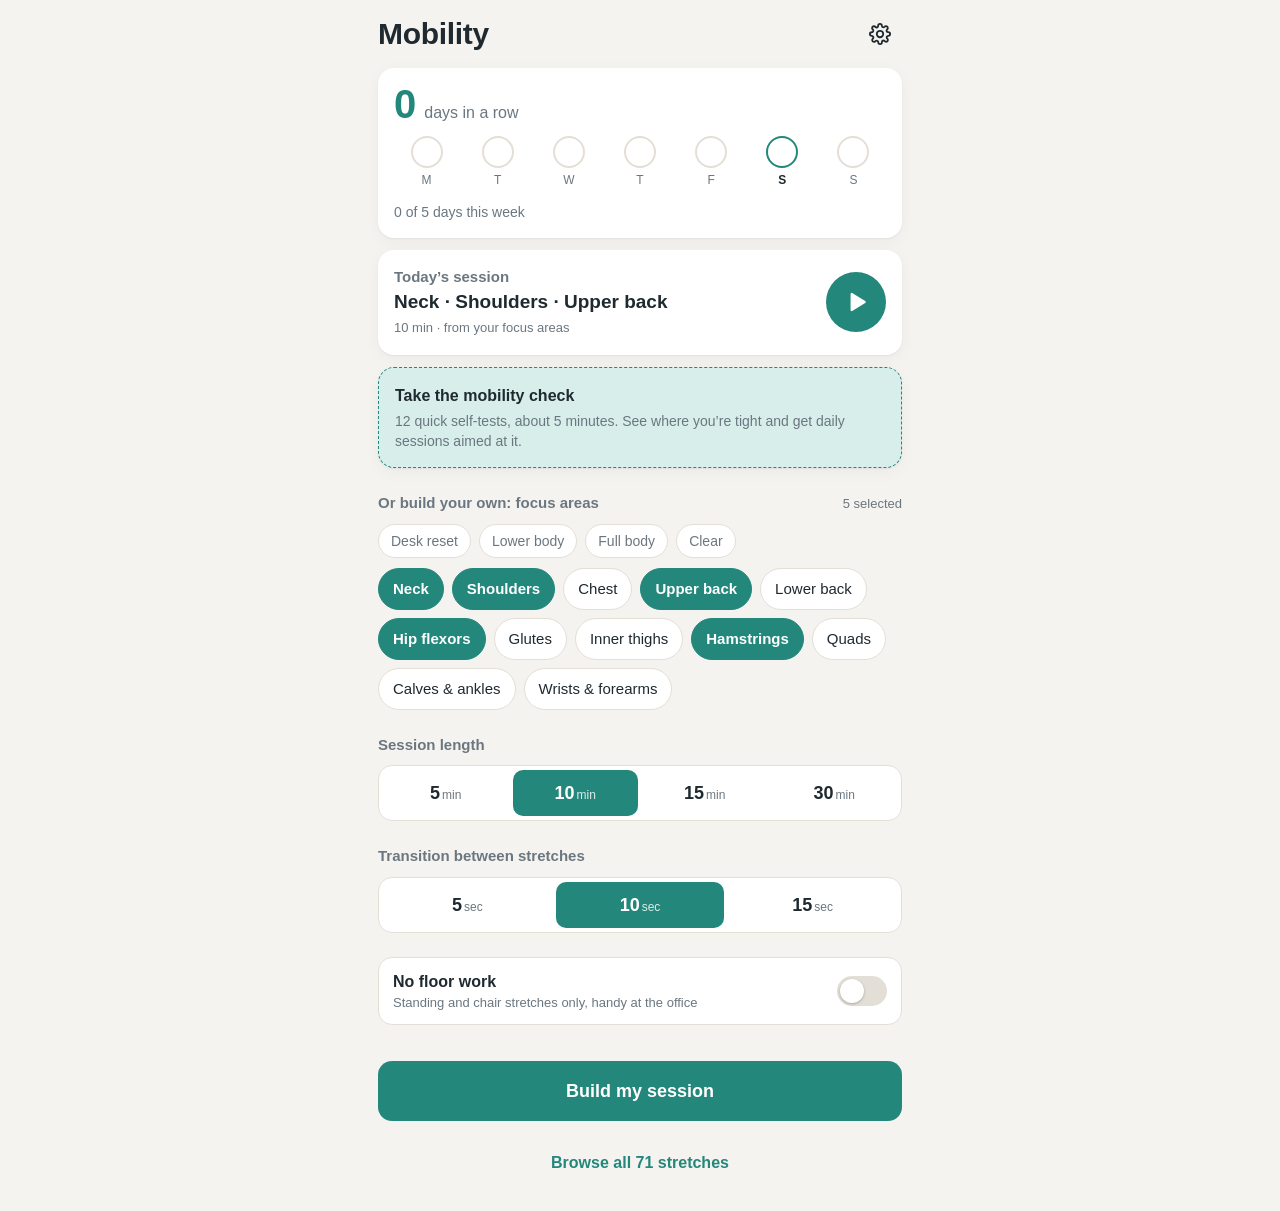
<file: index.html>
<!doctype html>
<html lang="en-AU">
<head>
  <meta charset="utf-8">
  <meta name="viewport" content="width=device-width, initial-scale=1, viewport-fit=cover">
  <meta name="theme-color" content="#f5f3ef" media="(prefers-color-scheme: light)">
  <meta name="theme-color" content="#111416" media="(prefers-color-scheme: dark)">
  <meta name="apple-mobile-web-app-capable" content="yes">
  <meta name="mobile-web-app-capable" content="yes">
  <meta name="apple-mobile-web-app-status-bar-style" content="default">
  <meta name="apple-mobile-web-app-title" content="Mobility">
  <title>Mobility</title>
  <link rel="manifest" href="manifest.webmanifest">
  <link rel="icon" href="icons/icon.svg" type="image/svg+xml">
  <link rel="apple-touch-icon" href="icons/icon-180.png">
  <link rel="stylesheet" href="css/style.css">
</head>
<body>
  <main id="app"></main>
  <noscript>Mobility needs JavaScript turned on.</noscript>
  <script src="js/exercises.js"></script>
  <script src="js/check.js"></script>
  <script src="js/figure.js"></script>
  <script src="js/planner.js"></script>
  <script src="js/app.js"></script>
</body>
</html>
</file>
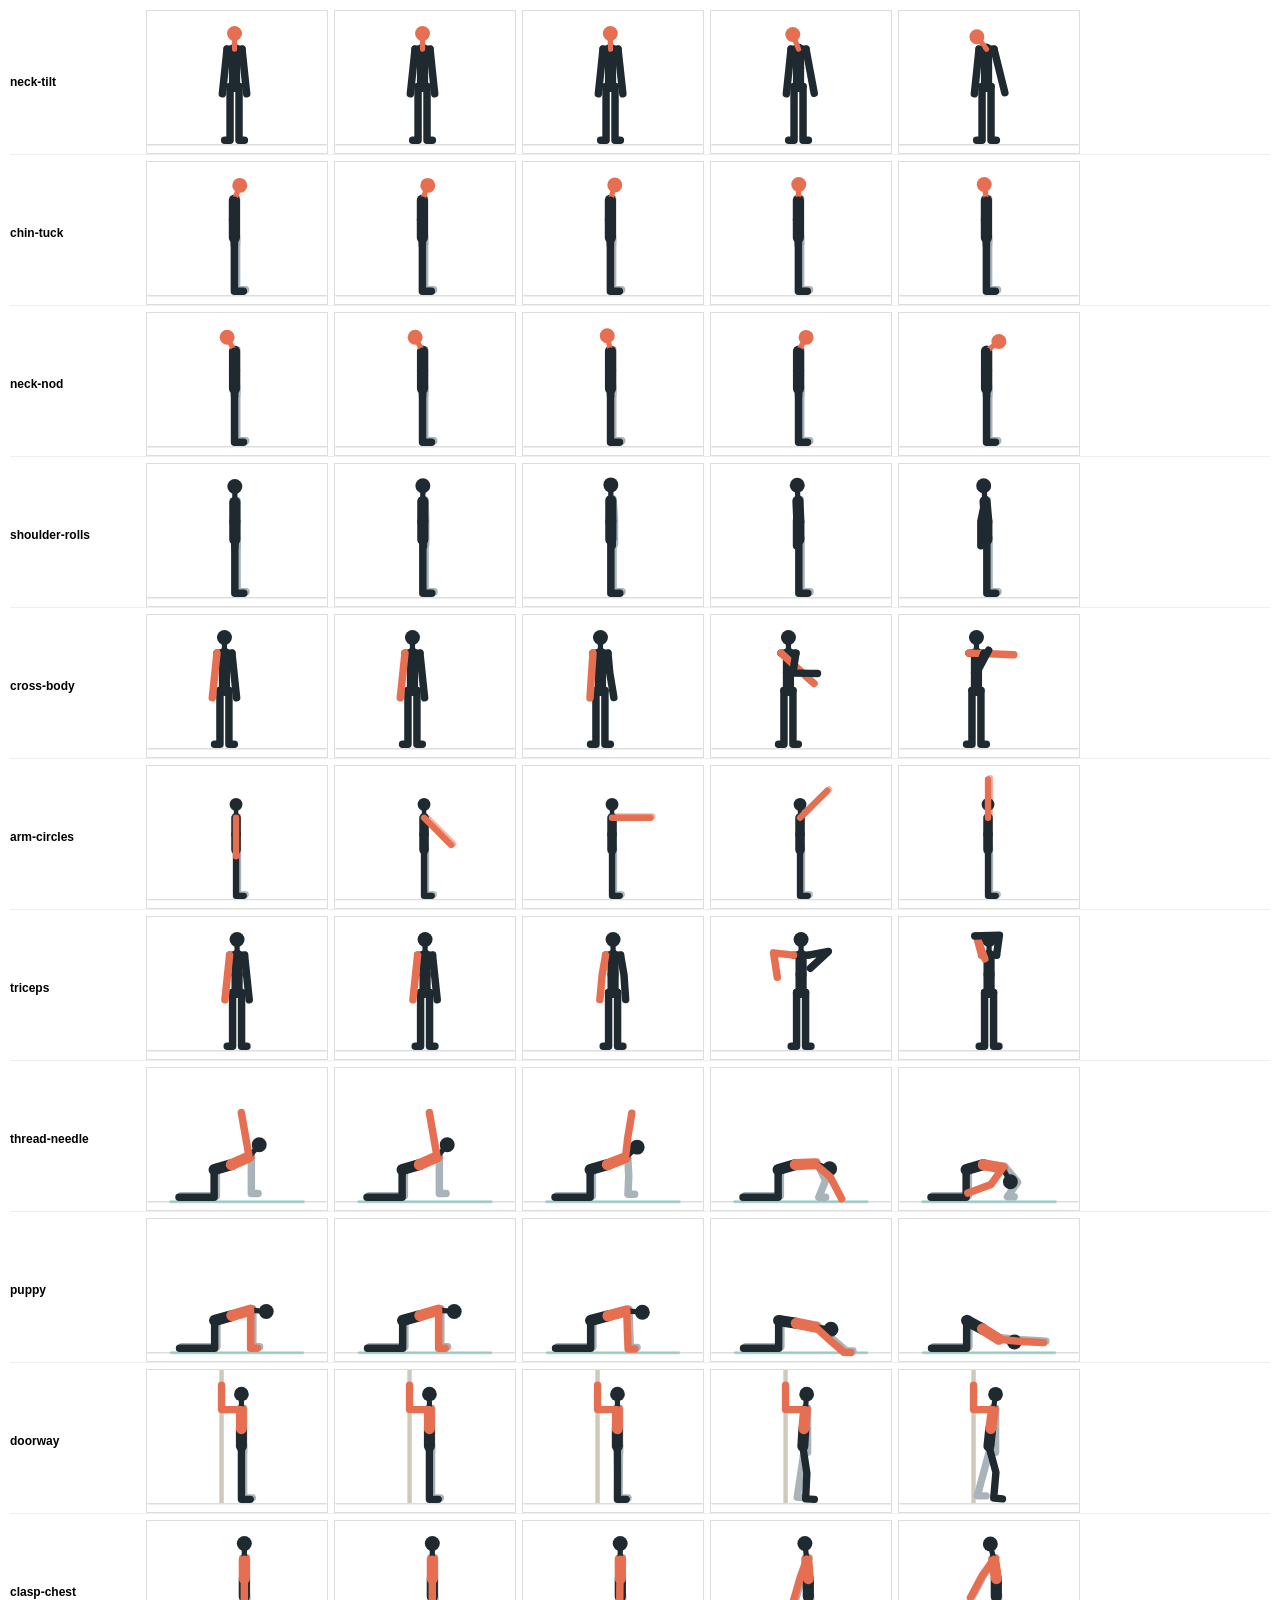
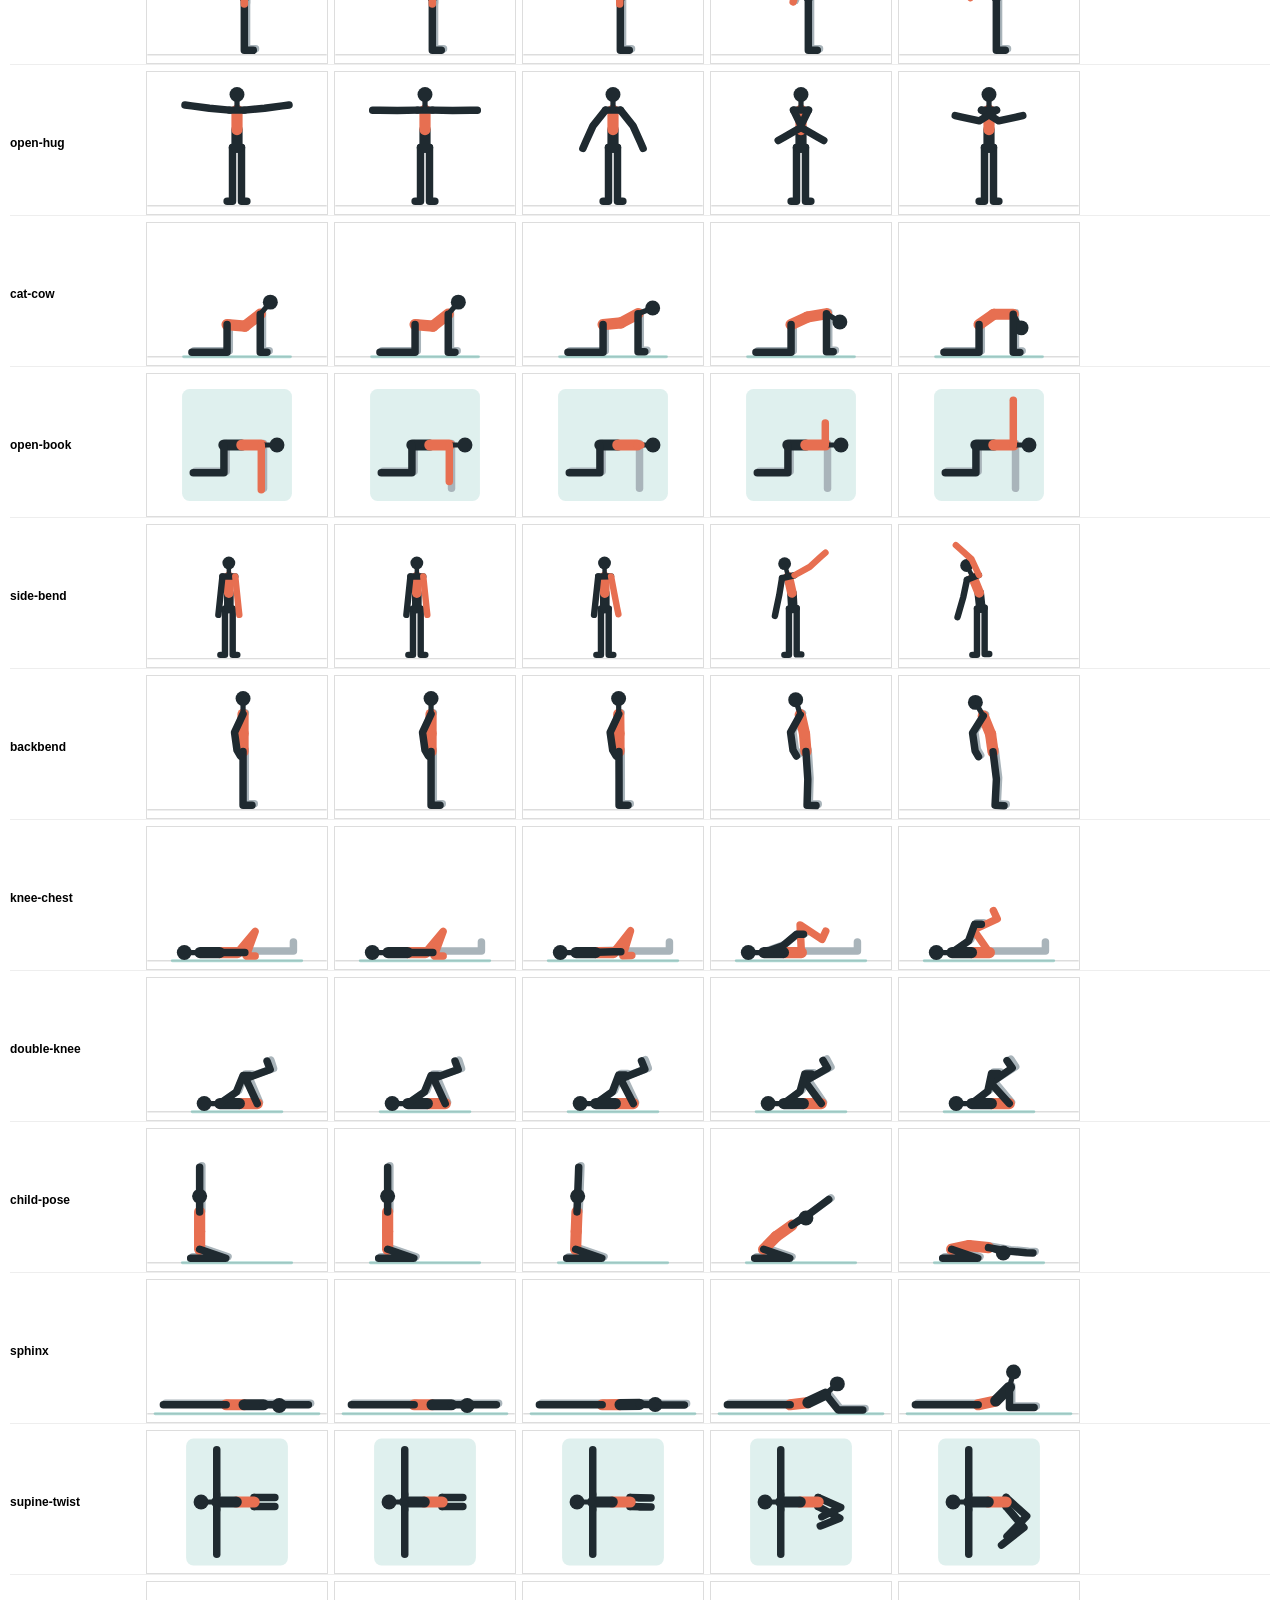
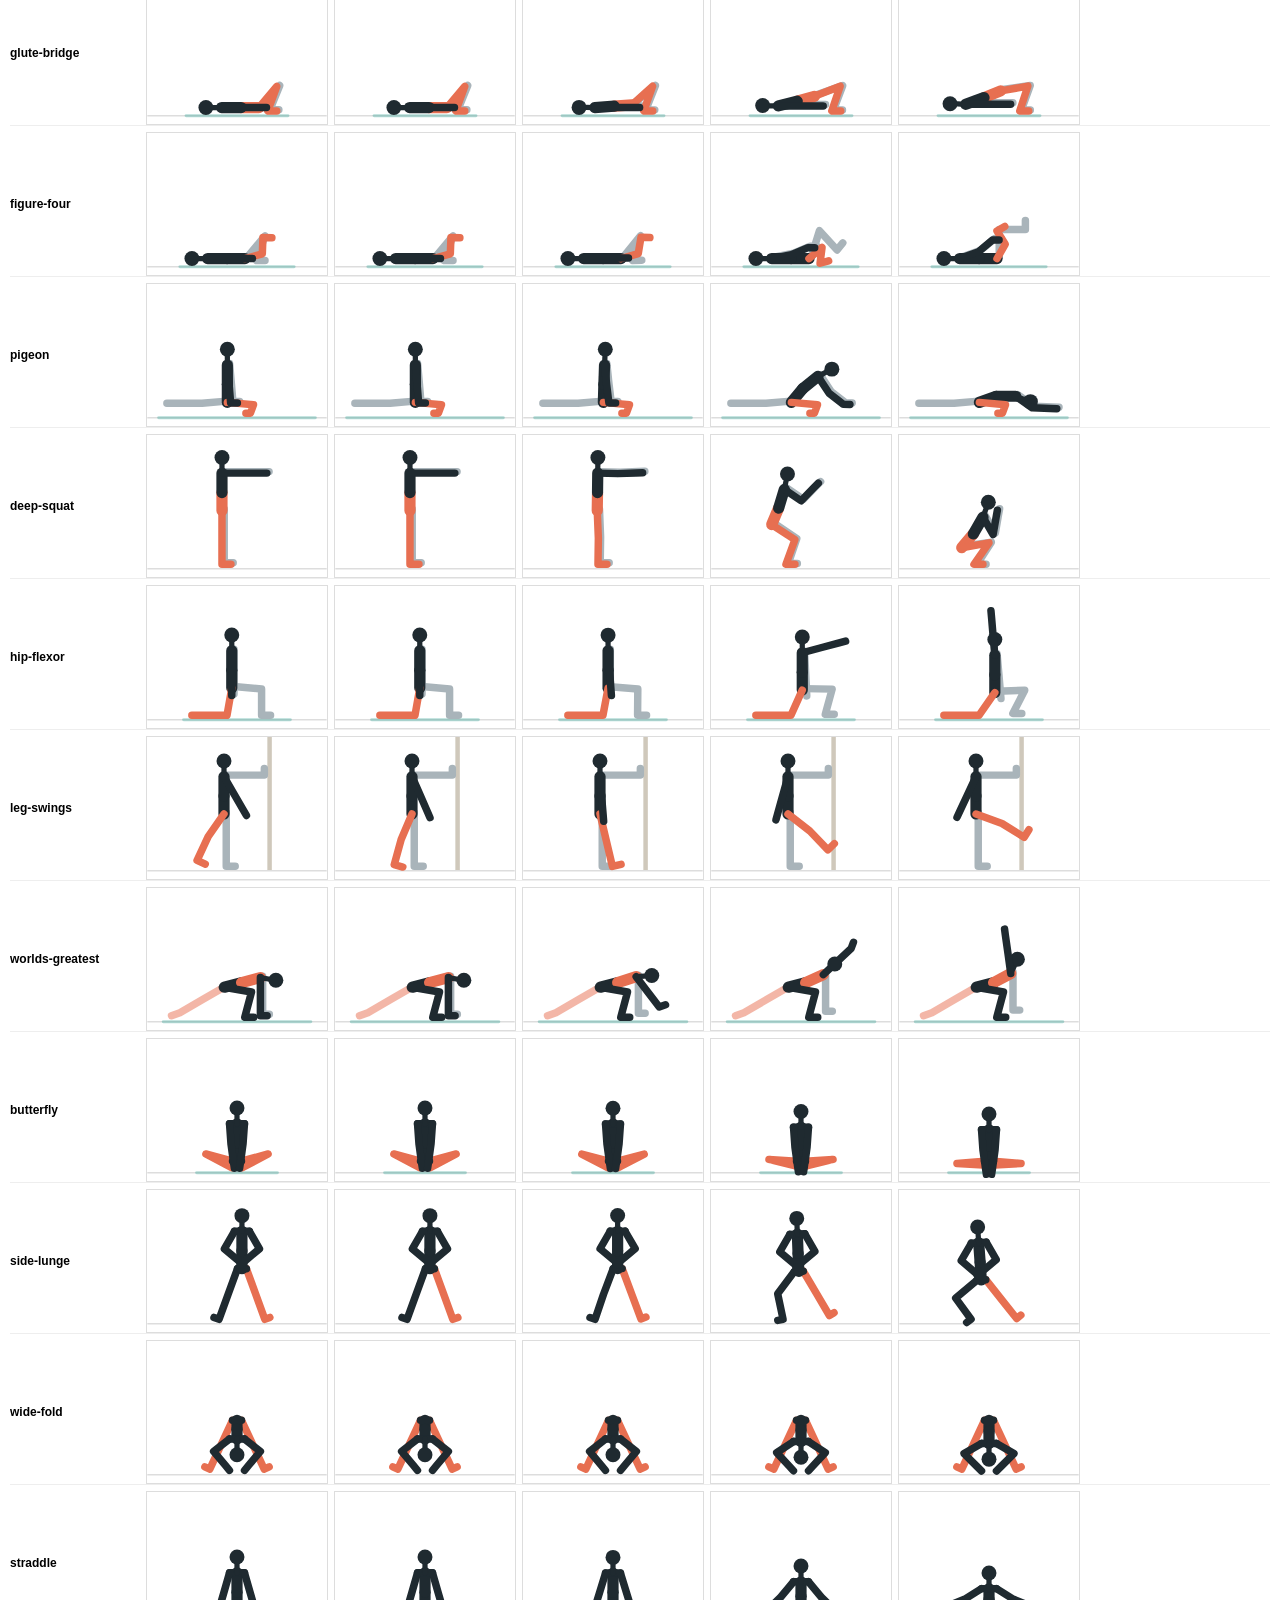
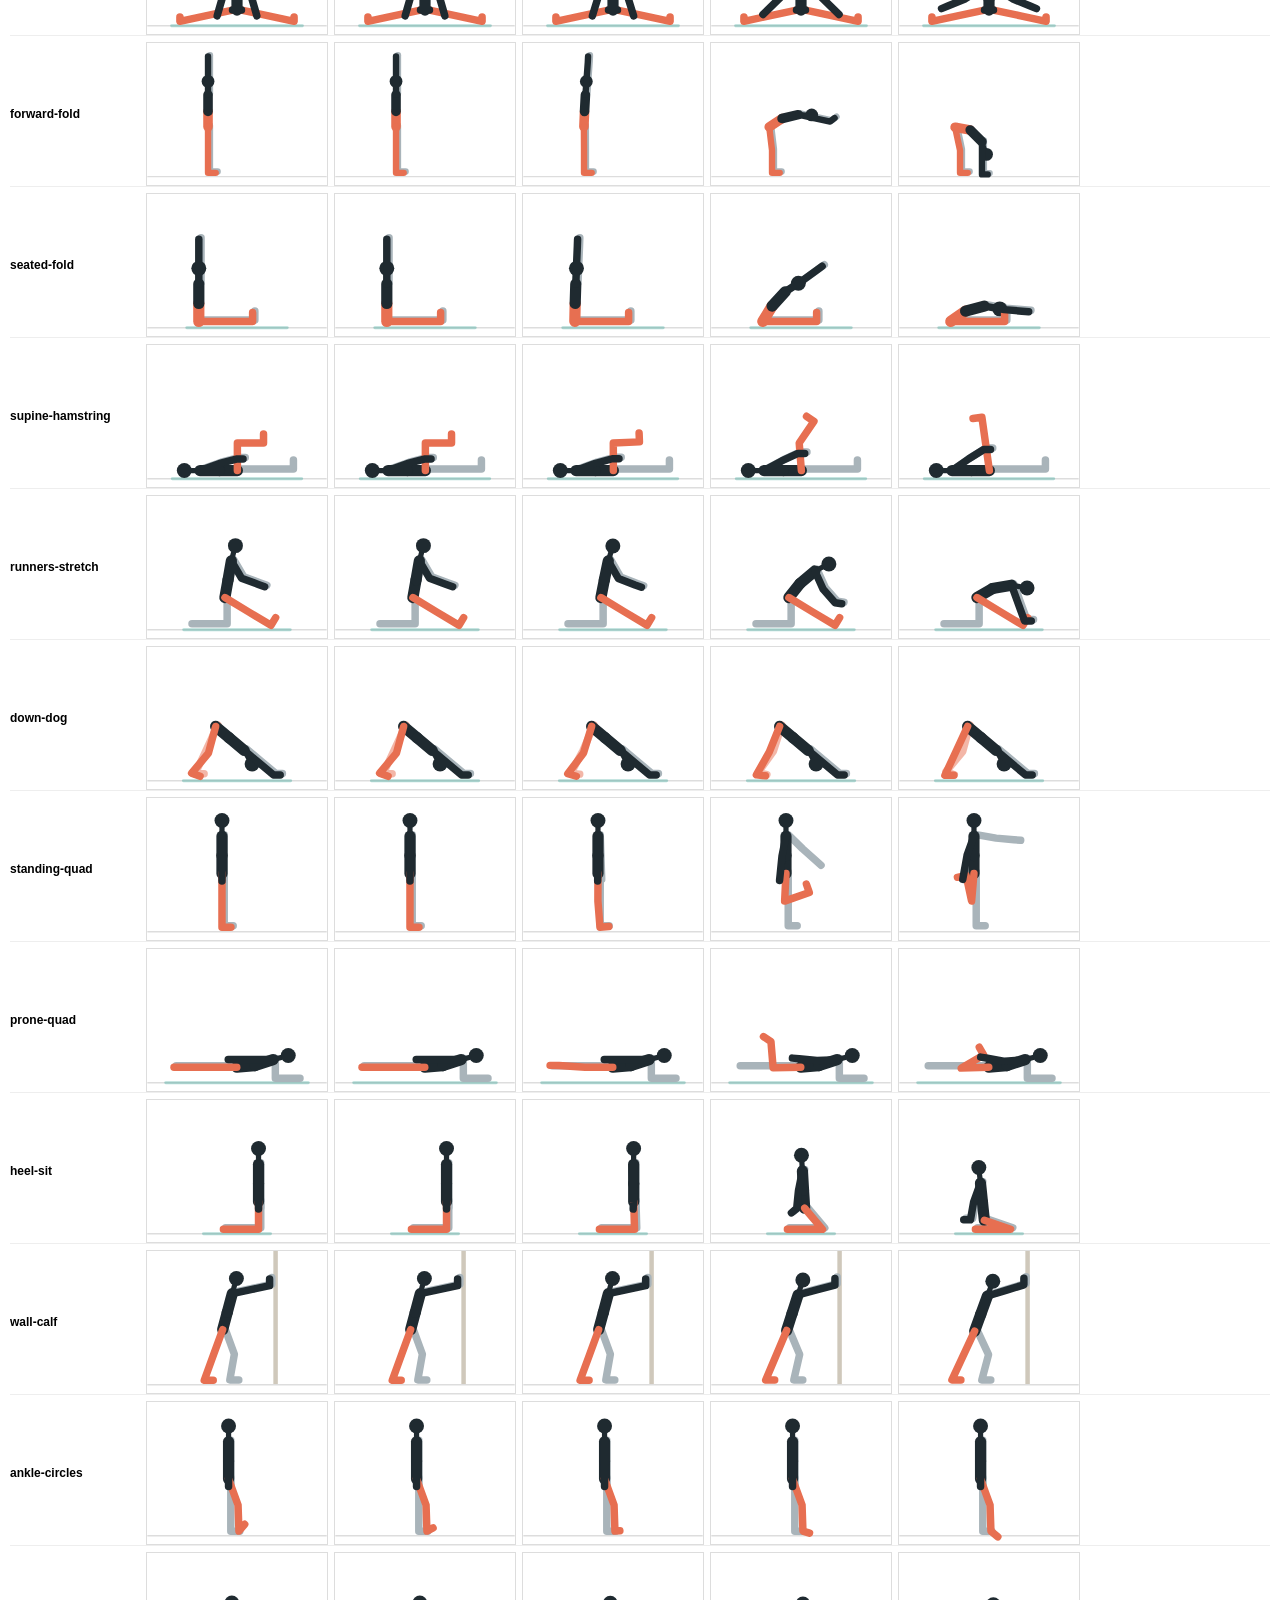
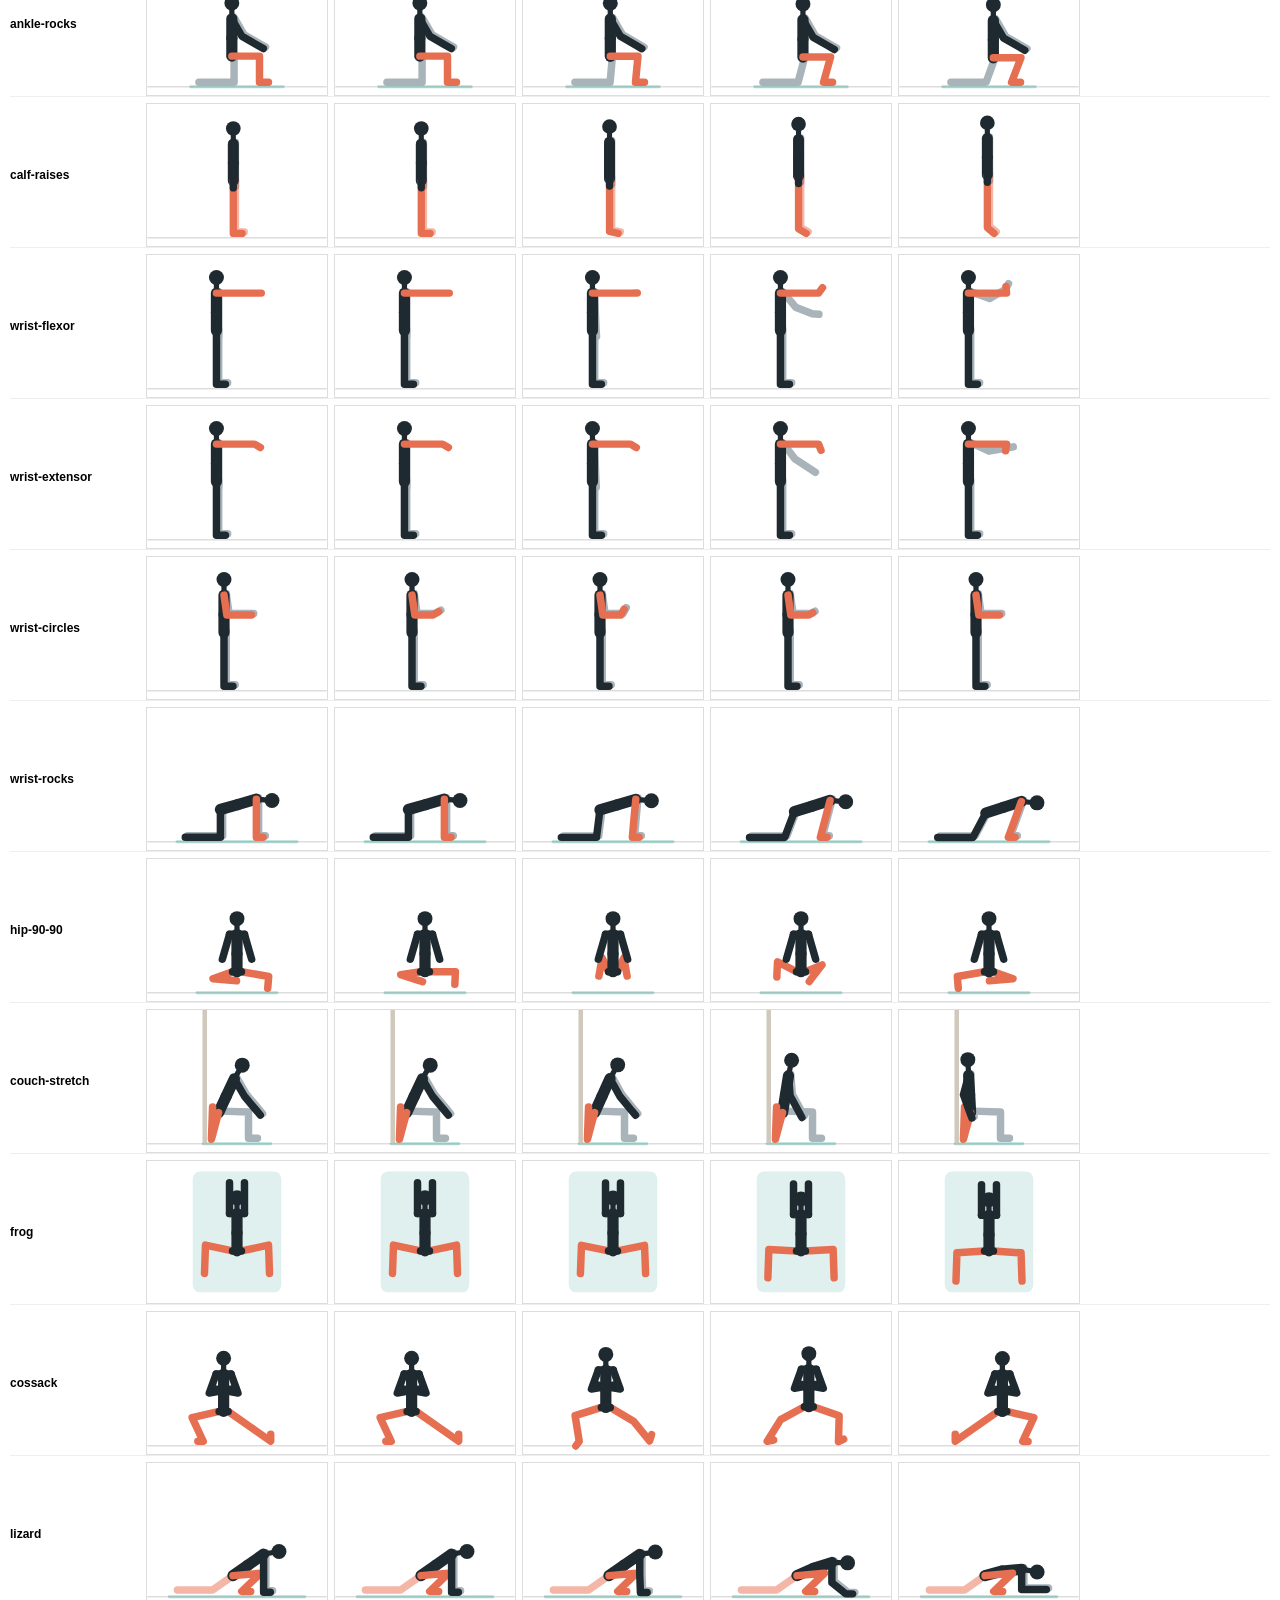
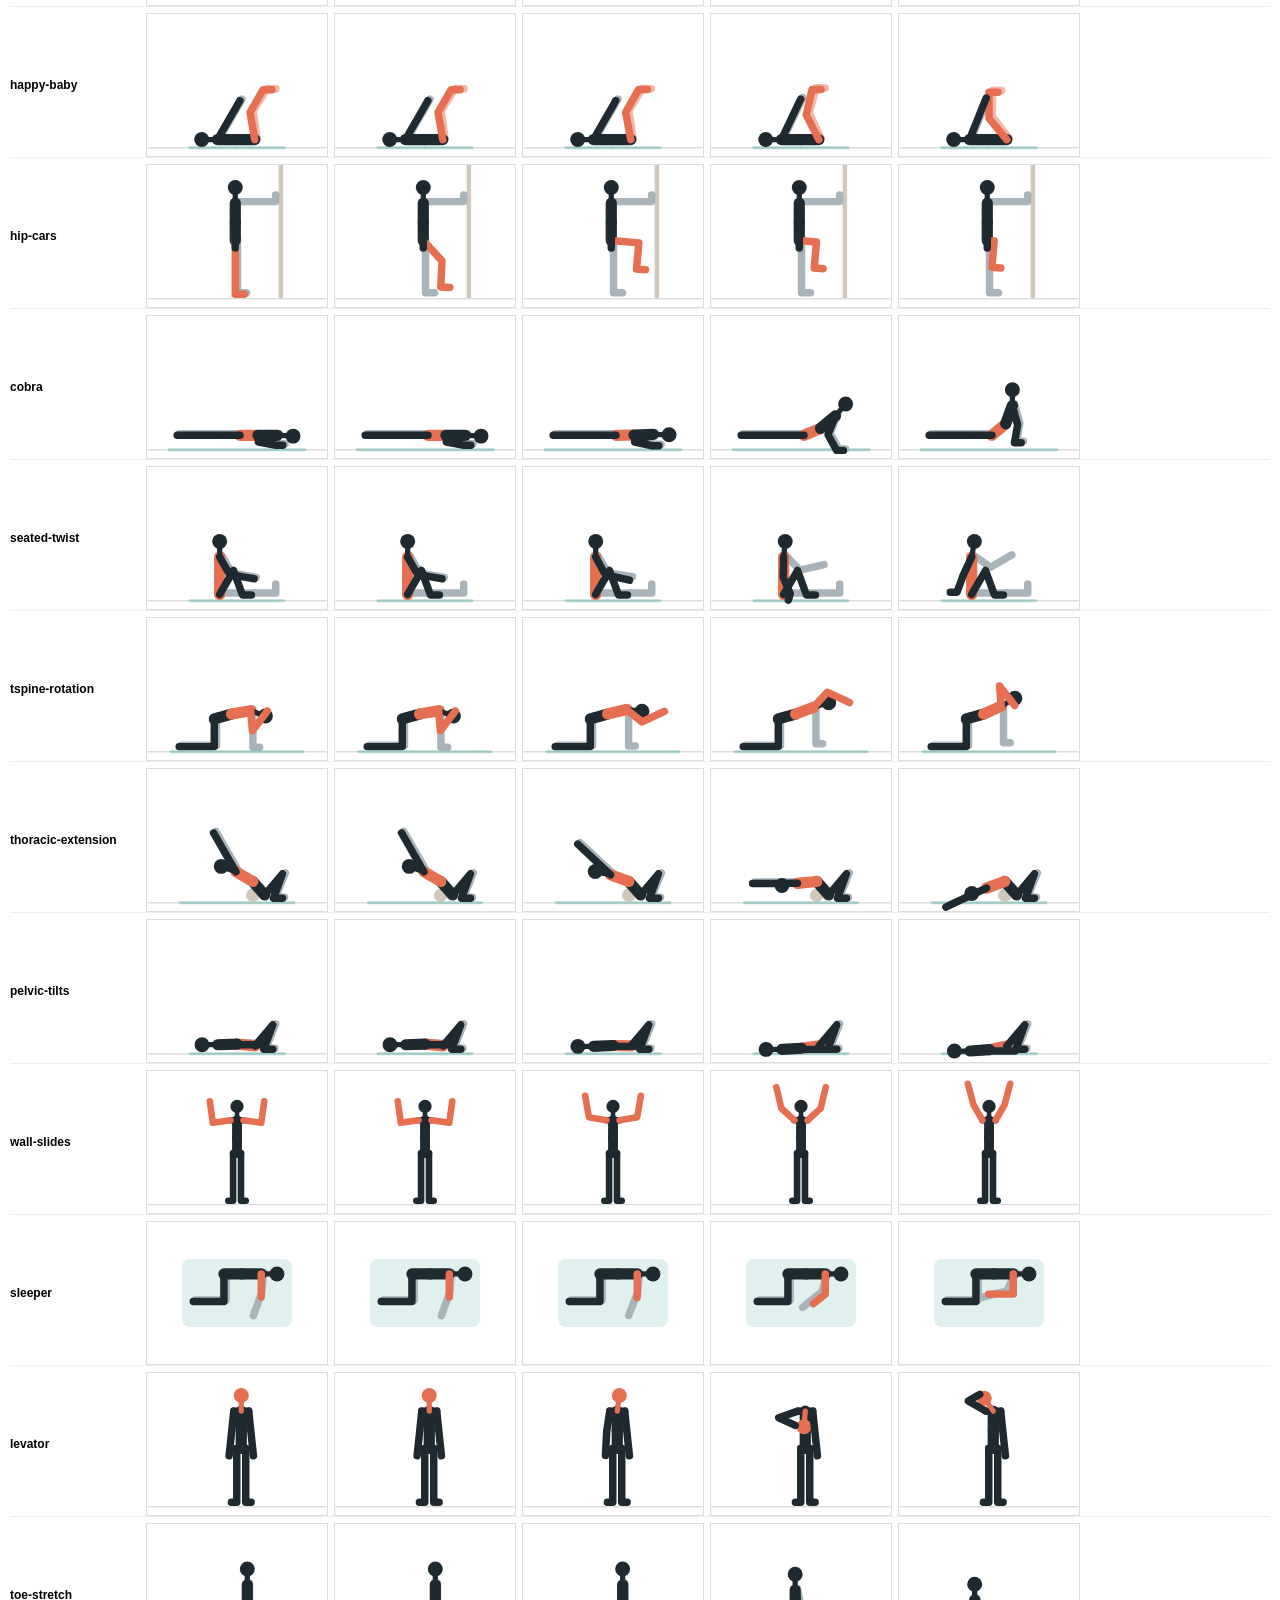
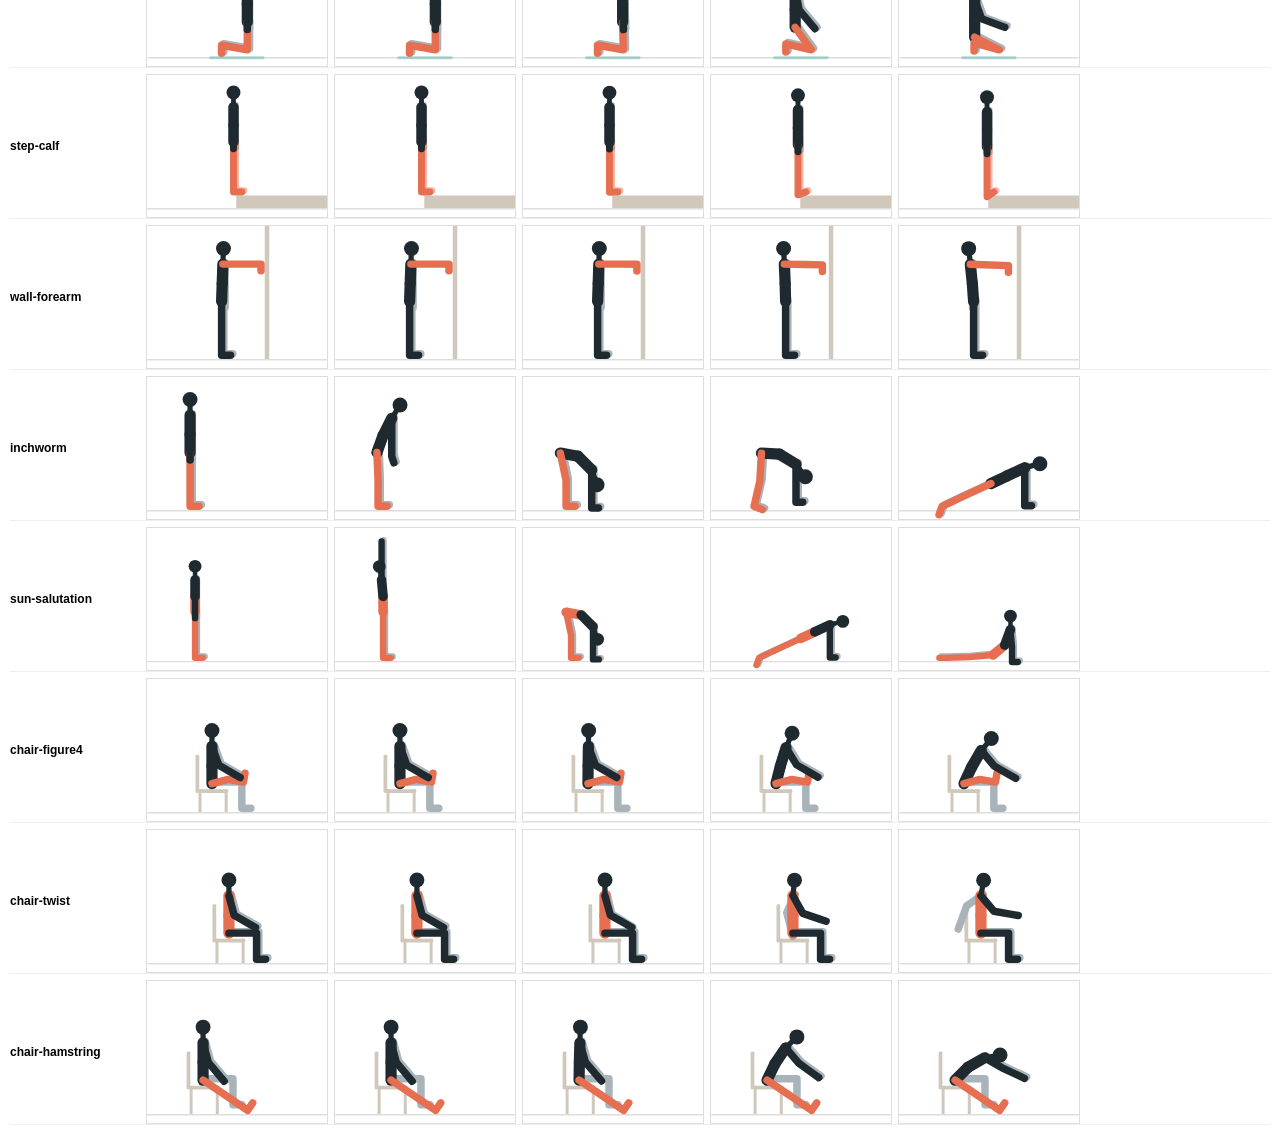
<file: scripts/contact-sheet.html>
<!doctype html>
<html><head><meta charset="utf-8">
<style>
 body{font:12px -apple-system,sans-serif;margin:10px;background:#fff}
 .row{display:flex;gap:6px;align-items:center;margin-bottom:6px;border-bottom:1px solid #eee}
 .row b{width:130px}
 .cell{width:180px;height:142px;border:1px solid #ddd}
 .cell svg{width:100%;height:100%}
 .fig-part{fill:none;stroke-linecap:round;stroke-linejoin:round}
 .fig-ink{stroke:#1f2a30}.fig-hi{stroke:#e76f51}.fig-ink.fig-far{stroke:#a9b4ba}.fig-hi.fig-far{opacity:.5}
 .fig-ink-fill{fill:#1f2a30}.fig-hi-fill{fill:#e76f51}
 .fig-ground{stroke:#ddd;stroke-width:2}.fig-mat{fill:#2a9d8f;opacity:.35}.fig-mat-top{fill:#2a9d8f;opacity:.15}.fig-wall{fill:#cfc8bb}
</style></head><body>
<div id="out"></div>
<script src="../js/exercises.js"></script>
<script src="../js/figure.js"></script>
<script>
const {EXERCISES, Figure} = window.Mobility;
const only = new URLSearchParams(location.search).get('only');
const list = only ? EXERCISES.filter(e => only.split(',').includes(e.id)) : EXERCISES;
for (const ex of list) {
  const row = document.createElement('div'); row.className='row';
  row.innerHTML = '<b>'+ex.id+'</b>';
  const cyc = ex.fig.cycle || 4;
  for (const f of [0, 0.125, 0.25, 0.375, 0.5]) {
    const c = document.createElement('div'); c.className='cell'; row.appendChild(c);
    Figure.mount(c, ex, {at: f*cyc});
  }
  document.getElementById('out').appendChild(row);
}
</script></body></html>
</file>
<file: css/style.css>
:root {
  --bg: #f5f3ef;
  --card: #ffffff;
  --ink: #1f2a30;
  --muted: #6b7780;
  --line: #e4dfd6;
  --accent: #23877b;
  --accent-soft: #d8eeea;
  --on-accent: #ffffff;
  --hi: #e2643f;
  --far: #a9b4ba;
  --prep: #c98a1b;
  --wall: #d3cabb;
  --danger: #c0392b;
  --radius: 16px;
  --shadow: 0 1px 2px rgba(0, 0, 0, 0.05), 0 4px 16px rgba(0, 0, 0, 0.04);
  color-scheme: light dark;
}

@media (prefers-color-scheme: dark) {
  :root {
    --bg: #111416;
    --card: #1b2023;
    --ink: #e9edef;
    --muted: #93a0a8;
    --line: #2b3236;
    --accent: #3fb8a7;
    --accent-soft: #1d3a36;
    --on-accent: #08201c;
    --hi: #f2875f;
    --far: #56636a;
    --prep: #e7b04a;
    --wall: #3a4246;
    --shadow: none;
  }
}

* { box-sizing: border-box; }

html { -webkit-text-size-adjust: 100%; }

body {
  margin: 0;
  background: var(--bg);
  color: var(--ink);
  font: 16px/1.45 -apple-system, BlinkMacSystemFont, 'Segoe UI', Roboto, sans-serif;
  -webkit-tap-highlight-color: transparent;
}

body.locked { overflow: hidden; }

button {
  font: inherit;
  color: inherit;
  background: none;
  border: 0;
  padding: 0;
  cursor: pointer;
}

button:disabled { opacity: 0.4; cursor: default; }

button:focus-visible, a:focus-visible, input:focus-visible + .switch-text {
  outline: 3px solid var(--accent);
  outline-offset: 2px;
}

svg { display: block; }

h1, h2, h3, p { margin: 0; }

.screen {
  max-width: 560px;
  margin: 0 auto;
  padding: calc(env(safe-area-inset-top) + 8px) 18px calc(env(safe-area-inset-bottom) + 28px);
}

.muted { color: var(--muted); }
.center { text-align: center; }
.small { font-size: 13px; margin-top: 24px; }

/* ---------- top bar ---------- */
.bar {
  display: flex;
  align-items: center;
  justify-content: space-between;
  min-height: 52px;
  margin-bottom: 8px;
}

.bar h1 { font-size: 22px; letter-spacing: -0.01em; }
.home .bar h1 { font-size: 30px; }

.icon {
  width: 44px;
  height: 44px;
  display: grid;
  place-items: center;
  border-radius: 50%;
  flex-shrink: 0;
}

.icon:active { background: var(--line); }
.icon-spacer { width: 44px; }

.icon svg, .primary svg, .secondary svg, .video svg {
  width: 22px;
  height: 22px;
  fill: none;
  stroke: currentColor;
  stroke-width: 2;
  stroke-linecap: round;
  stroke-linejoin: round;
}

svg.solid { fill: currentColor !important; stroke: none !important; }

/* ---------- cards & blocks ---------- */
.card {
  background: var(--card);
  border-radius: var(--radius);
  box-shadow: var(--shadow);
  padding: 16px;
}

.block { margin-top: 24px; }
.block h2 { font-size: 15px; font-weight: 600; margin-bottom: 10px; color: var(--muted); }
.block-head { display: flex; justify-content: space-between; align-items: baseline; }
.hint { font-size: 13px; color: var(--muted); }

/* streak card */
.track { display: grid; gap: 12px; }
.streak { display: flex; align-items: baseline; gap: 8px; }
.streak strong { font-size: 40px; line-height: 1; color: var(--accent); font-variant-numeric: tabular-nums; }
.streak span { color: var(--muted); }
.week { display: grid; grid-template-columns: repeat(7, 1fr); gap: 6px; }
.day { display: grid; justify-items: center; gap: 4px; font-size: 12px; color: var(--muted); }
.day i {
  width: 32px;
  height: 32px;
  border-radius: 50%;
  border: 2px solid var(--line);
  display: grid;
  place-items: center;
}
.day.today i { border-color: var(--accent); }
.day.today span { color: var(--ink); font-weight: 600; }
.day.done i { background: var(--accent); border-color: var(--accent); }
.day i svg { width: 16px; height: 16px; fill: none; stroke: var(--on-accent); stroke-width: 3; stroke-linecap: round; stroke-linejoin: round; }
.goal { font-size: 14px; color: var(--muted); }

/* chips */
.presets, .chips { display: flex; flex-wrap: wrap; gap: 8px; }
.presets { margin-bottom: 10px; }
.chips.scroll { flex-wrap: nowrap; overflow-x: auto; margin: 0 -18px 12px; padding: 2px 18px 6px; scrollbar-width: none; }
.chips.scroll::-webkit-scrollbar { display: none; }

.chip, .preset {
  padding: 9px 14px;
  border-radius: 999px;
  background: var(--card);
  border: 1.5px solid var(--line);
  font-size: 15px;
  white-space: nowrap;
}

.preset { font-size: 14px; padding: 6px 12px; color: var(--muted); }
.chip.on { background: var(--accent); border-color: var(--accent); color: var(--on-accent); font-weight: 600; }
.preset.on { border-color: var(--accent); color: var(--accent); font-weight: 600; }

/* segmented control */
.seg {
  display: flex;
  background: var(--card);
  border: 1.5px solid var(--line);
  border-radius: 14px;
  padding: 4px;
  gap: 4px;
}

.seg button {
  flex: 1;
  padding: 10px 4px;
  border-radius: 10px;
  font-size: 18px;
  font-weight: 600;
  font-variant-numeric: tabular-nums;
}

.seg button small { font-size: 12px; font-weight: 500; margin-left: 2px; color: var(--muted); }
.seg button.on { background: var(--accent); color: var(--on-accent); }
.seg button.on small { color: inherit; opacity: 0.85; }

/* toggle switch */
.switch {
  display: flex;
  align-items: center;
  gap: 12px;
  background: var(--card);
  border-radius: 14px;
  border: 1.5px solid var(--line);
  padding: 12px 14px;
  cursor: pointer;
  margin-bottom: 8px;
}

.switch input { position: absolute; opacity: 0; pointer-events: none; }
.switch-text { flex: 1; display: grid; }
.switch-text small { color: var(--muted); font-size: 13px; }
.knob {
  width: 50px;
  height: 30px;
  border-radius: 15px;
  background: var(--line);
  position: relative;
  transition: background 0.2s;
  flex-shrink: 0;
}
.knob::after {
  content: '';
  position: absolute;
  top: 3px;
  left: 3px;
  width: 24px;
  height: 24px;
  border-radius: 50%;
  background: #fff;
  box-shadow: 0 1px 3px rgba(0, 0, 0, 0.25);
  transition: transform 0.2s;
}
.switch input:checked ~ .knob { background: var(--accent); }
.switch input:checked ~ .knob::after { transform: translateX(20px); }

/* buttons */
.primary, .secondary {
  display: inline-flex;
  align-items: center;
  justify-content: center;
  gap: 8px;
  border-radius: 14px;
  padding: 14px 18px;
  font-weight: 600;
  font-size: 17px;
}

.primary { background: var(--accent); color: var(--on-accent); }
.secondary { background: var(--card); border: 1.5px solid var(--line); }
.primary:active, .secondary:active { transform: scale(0.98); }
.primary.big { width: 100%; margin-top: 28px; padding: 17px; font-size: 18px; }

.link {
  display: block;
  margin: 22px auto 0;
  color: var(--accent);
  font-weight: 600;
  padding: 8px;
}

.link.danger { color: var(--danger); font-weight: 500; }

/* history */
.history { list-style: none; margin: 0; padding: 0; display: grid; gap: 8px; }
.history li {
  background: var(--card);
  border-radius: 12px;
  padding: 10px 14px;
  display: grid;
  grid-template-columns: auto 1fr;
  column-gap: 10px;
}
.history li span { color: var(--muted); text-align: right; }
.history li small { grid-column: 1 / -1; color: var(--muted); font-size: 13px; }

/* ---------- preview & library rows ---------- */
.summary { text-align: center; font-size: 17px; }
.note {
  margin-top: 12px;
  font-size: 14px;
  color: var(--muted);
  text-align: center;
}

.rows { list-style: none; margin: 16px 0 0; padding: 0; display: grid; gap: 8px; }
.preview .rows { padding-bottom: 90px; }

.row {
  display: flex;
  align-items: center;
  background: var(--card);
  border-radius: 14px;
  box-shadow: var(--shadow);
  padding-right: 4px;
}

.row-main {
  flex: 1;
  display: flex;
  align-items: center;
  gap: 12px;
  padding: 8px 10px;
  text-align: left;
  min-width: 0;
}

.thumb {
  width: 76px;
  height: 60px;
  flex-shrink: 0;
  border-radius: 10px;
  background: var(--bg);
  overflow: hidden;
}

.thumb svg { width: 100%; height: 100%; }
.row-text { display: grid; min-width: 0; }
.row-text b { font-weight: 600; }
.row-text b em { font-style: normal; font-weight: 500; font-size: 12px; color: var(--accent); margin-left: 4px; }
.row-text span { font-size: 14px; }
.row-text small { font-size: 13px; color: var(--muted); white-space: nowrap; overflow: hidden; text-overflow: ellipsis; }
.swap { color: var(--muted); }

.footer {
  position: fixed;
  left: 0;
  right: 0;
  bottom: 0;
  display: flex;
  gap: 10px;
  padding: 12px 18px calc(env(safe-area-inset-bottom) + 12px);
  background: linear-gradient(to top, var(--bg) 70%, transparent);
  max-width: 560px;
  margin: 0 auto;
}

.footer .secondary { flex: 1; }
.footer .primary { flex: 2; }

/* ---------- figure ---------- */
.stage {
  background: var(--card);
  border-radius: var(--radius);
  box-shadow: var(--shadow);
  aspect-ratio: 240 / 190;
  overflow: hidden;
}

.stage svg { width: 100%; height: 100%; }
.fig-part { fill: none; stroke-linecap: round; stroke-linejoin: round; }
.fig-ink { stroke: var(--ink); }
.fig-ink.fig-far { stroke: var(--far); }
.fig-hi { stroke: var(--hi); }
.fig-hi.fig-far { opacity: 0.5; }
.fig-ink-fill { fill: var(--ink); }
.fig-hi-fill { fill: var(--hi); }
.fig-ground { stroke: var(--line); stroke-width: 2; }
.fig-mat { fill: var(--accent); opacity: 0.35; }
.fig-mat-top { fill: var(--accent); opacity: 0.12; }
.fig-wall { fill: var(--wall); }

/* ---------- detail sheet ---------- */
.sheet-wrap {
  position: fixed;
  inset: 0;
  background: rgba(0, 0, 0, 0);
  display: flex;
  align-items: flex-end;
  justify-content: center;
  z-index: 10;
  transition: background 0.25s;
}

.sheet-wrap.open { background: rgba(0, 0, 0, 0.4); }

.sheet {
  position: relative;
  background: var(--bg);
  width: 100%;
  max-width: 560px;
  max-height: 92vh;
  overflow-y: auto;
  border-radius: 22px 22px 0 0;
  padding: 18px 18px calc(env(safe-area-inset-bottom) + 24px);
  transform: translateY(100%);
  transition: transform 0.3s cubic-bezier(0.2, 0.8, 0.2, 1);
}

.sheet-wrap.open .sheet { transform: none; }
.sheet .close { position: absolute; top: 10px; right: 10px; z-index: 1; background: var(--card); }
.ex-name { font-size: 22px; margin-top: 16px; }
.ex-meta { color: var(--muted); font-size: 14px; margin-top: 2px; }

.info-block { margin-top: 18px; }
.info-block h3 {
  font-size: 13px;
  text-transform: uppercase;
  letter-spacing: 0.06em;
  color: var(--muted);
  margin-bottom: 8px;
}

.tags { display: flex; flex-wrap: wrap; gap: 6px; }
.tag {
  background: var(--accent-soft);
  color: var(--ink);
  border-radius: 8px;
  padding: 4px 10px;
  font-size: 14px;
}

.steps, .tips { margin: 0; padding-left: 22px; display: grid; gap: 6px; }
.steps li::marker { color: var(--accent); font-weight: 700; }
.tips li::marker { color: var(--hi); }

.video {
  display: flex;
  align-items: center;
  gap: 10px;
  margin-top: 20px;
  padding: 12px 14px;
  border-radius: 12px;
  background: var(--card);
  color: var(--accent);
  font-weight: 600;
  text-decoration: none;
  border: 1.5px solid var(--line);
}

/* ---------- player ---------- */
.player { padding-bottom: calc(env(safe-area-inset-bottom) + 110px); }

.p-top { display: flex; align-items: center; gap: 10px; min-height: 52px; }
.p-bar { flex: 1; height: 6px; border-radius: 3px; background: var(--line); overflow: hidden; }
.p-bar-fill { height: 100%; width: 0; background: var(--accent); transition: width 0.2s linear; }
.p-left { font-size: 14px; color: var(--muted); font-variant-numeric: tabular-nums; min-width: 72px; text-align: right; }

.p-stage { margin-top: 6px; aspect-ratio: auto; height: min(36vh, calc((100vw - 36px) * 190 / 240)); }

.p-status { display: flex; align-items: center; gap: 16px; margin-top: 16px; }
.p-timer { position: relative; width: 104px; height: 104px; flex-shrink: 0; }
.ring { width: 100%; height: 100%; transform: rotate(-90deg); }
.ring circle { fill: none; stroke-width: 8; }
.ring-bg { stroke: var(--line); }
.ring-fg { stroke: var(--accent); stroke-linecap: round; stroke-dasharray: 100; stroke-dashoffset: 0; transition: stroke-dashoffset 0.2s linear; }
.p-time {
  position: absolute;
  inset: 0;
  display: grid;
  place-items: center;
  font-size: 34px;
  font-weight: 700;
  font-variant-numeric: tabular-nums;
  letter-spacing: -0.02em;
}

.p-head { min-width: 0; }
.p-phase { font-size: 13px; font-weight: 700; text-transform: uppercase; letter-spacing: 0.06em; color: var(--accent); }
.p-count { color: var(--muted); font-weight: 600; }
.p-name { font-size: 23px; line-height: 1.2; margin-top: 2px; }
.p-side { color: var(--muted); margin-top: 2px; }

.player[data-phase='prep'] .ring-fg, .player[data-phase='switch'] .ring-fg { stroke: var(--prep); }
.player[data-phase='prep'] .p-phase-label, .player[data-phase='switch'] .p-phase-label { color: var(--prep); }
.player[data-phase='switch'] .p-side { color: var(--ink); font-weight: 600; }
.player.paused .p-time { animation: blink 1.2s steps(2, start) infinite; }
.player.paused .p-phase-label::after { content: ' (paused)'; }

@keyframes blink { to { visibility: hidden; } }

.p-next { margin-top: 14px; font-size: 15px; color: var(--muted); min-height: 1.45em; }
.p-next b { color: var(--ink); font-weight: 600; }
.p-info { margin-top: 4px; }

.p-controls {
  position: fixed;
  left: 0;
  right: 0;
  bottom: 0;
  display: flex;
  justify-content: center;
  align-items: center;
  gap: 28px;
  padding: 14px 18px calc(env(safe-area-inset-bottom) + 14px);
  background: linear-gradient(to top, var(--bg) 75%, transparent);
}

.round { border-radius: 50%; }
.p-controls .icon { width: 56px; height: 56px; background: var(--card); box-shadow: var(--shadow); }
.p-controls .icon svg { width: 24px; height: 24px; }
.big-round { width: 76px; height: 76px; padding: 0; }
.big-round svg { width: 30px; height: 30px; }

/* ---------- done ---------- */
.finished { text-align: center; padding-top: calc(env(safe-area-inset-top) + 48px); }
.finished h1 { font-size: 28px; margin-top: 18px; }
.finished .muted { margin: 6px 0 24px; }
.finished .track { text-align: left; }
.done-badge {
  width: 88px;
  height: 88px;
  margin: 0 auto;
  border-radius: 50%;
  background: var(--accent);
  display: grid;
  place-items: center;
}
.done-badge svg { width: 44px; height: 44px; fill: none; stroke: var(--on-accent); stroke-width: 3; stroke-linecap: round; stroke-linejoin: round; }

/* Wider screens: put the figure beside the details in the player. */
@media (min-width: 900px) {
  .player { max-width: 980px; display: grid; grid-template-columns: 1.1fr 1fr; column-gap: 28px; align-items: start; }
  .player .p-top { grid-column: 1 / -1; }
  .player .p-stage { grid-column: 1; grid-row: 2 / span 3; height: auto; aspect-ratio: 240 / 190; }
  .player .p-status, .player .p-next, .player .p-info { grid-column: 2; }
  .player .p-status { margin-top: 6px; }
}

@media (prefers-reduced-motion: reduce) {
  .sheet, .sheet-wrap, .knob, .knob::after { transition: none; }
}

/* ---------- today's session & mobility check ---------- */
.today-card { display: flex; align-items: center; gap: 14px; margin-top: 12px; }
.today-text { flex: 1; min-width: 0; }
.today-card h2 { font-size: 15px; color: var(--muted); font-weight: 600; }
.today-areas { font-size: 19px; font-weight: 700; line-height: 1.25; margin: 2px 0; }
.today-card small { color: var(--muted); font-size: 13px; }
.done-tag { color: var(--accent); font-size: 13px; margin-left: 4px; }
.today-go { width: 60px; height: 60px; padding: 0; flex-shrink: 0; }
.today-go svg { width: 26px; height: 26px; }

.check-card {
  display: grid;
  gap: 4px;
  width: 100%;
  margin-top: 12px;
  text-align: left;
  border: 1.5px dashed var(--accent);
  background: var(--accent-soft);
}
.check-card span { font-size: 14px; color: var(--muted); }
.check-card.has-score {
  grid-template-columns: auto 1fr auto;
  align-items: center;
  gap: 14px;
  border: 0;
  background: var(--card);
}
.check-card strong, .score-card strong { font-size: 34px; line-height: 1; color: var(--accent); font-variant-numeric: tabular-nums; }
.check-card strong small, .score-card strong small { font-size: 18px; }
.check-card span b { color: var(--ink); }
.check-card em { color: var(--prep); font-style: normal; font-weight: 600; }
.check-card i svg { width: 20px; height: 20px; transform: rotate(180deg); fill: none; stroke: var(--muted); stroke-width: 2; stroke-linecap: round; stroke-linejoin: round; }

.intro { display: grid; gap: 12px; }
.eyebrow { font-size: 13px; font-weight: 700; text-transform: uppercase; letter-spacing: 0.06em; color: var(--accent); margin-top: 8px; }
.check-name { font-size: 24px; margin-bottom: 12px; }
.check-stage { aspect-ratio: auto; height: min(30vh, calc((100vw - 36px) * 190 / 240)); margin-bottom: 14px; }
.check .steps { margin-bottom: 18px; }

.options { display: grid; gap: 8px; }
.option {
  display: flex;
  align-items: center;
  gap: 12px;
  text-align: left;
  background: var(--card);
  border: 1.5px solid var(--line);
  border-radius: 14px;
  padding: 14px;
  font-size: 16px;
}
.option:active { border-color: var(--accent); background: var(--accent-soft); }

.pips { display: inline-flex; gap: 3px; flex-shrink: 0; }
.pips i { width: 8px; height: 18px; border-radius: 3px; background: var(--line); }
.pips i.on { background: var(--accent); }

.score-card { display: grid; gap: 4px; justify-items: center; text-align: center; }
.score-card strong { font-size: 52px; }
.score-card span { color: var(--muted); }
em.up, em.down { font-style: normal; font-weight: 600; font-size: 14px; }
em.up { color: var(--accent); }
em.down { color: var(--hi); }

.levels { list-style: none; margin: 0; padding: 0; background: var(--card); border-radius: 14px; box-shadow: var(--shadow); }
.levels li { display: flex; align-items: center; gap: 10px; padding: 11px 14px; border-top: 1px solid var(--line); font-size: 15px; }
.levels li:first-child { border-top: 0; }
.levels li b { flex: 1; font-weight: 500; }
.levels li > span:not(.pips) { color: var(--muted); font-size: 14px; min-width: 92px; }
.levels .lvl-0 .pips i.on { background: var(--hi); }
.levels .lvl-1 .pips i.on { background: var(--prep); }
.results .chips .chip { cursor: default; }
</file>
